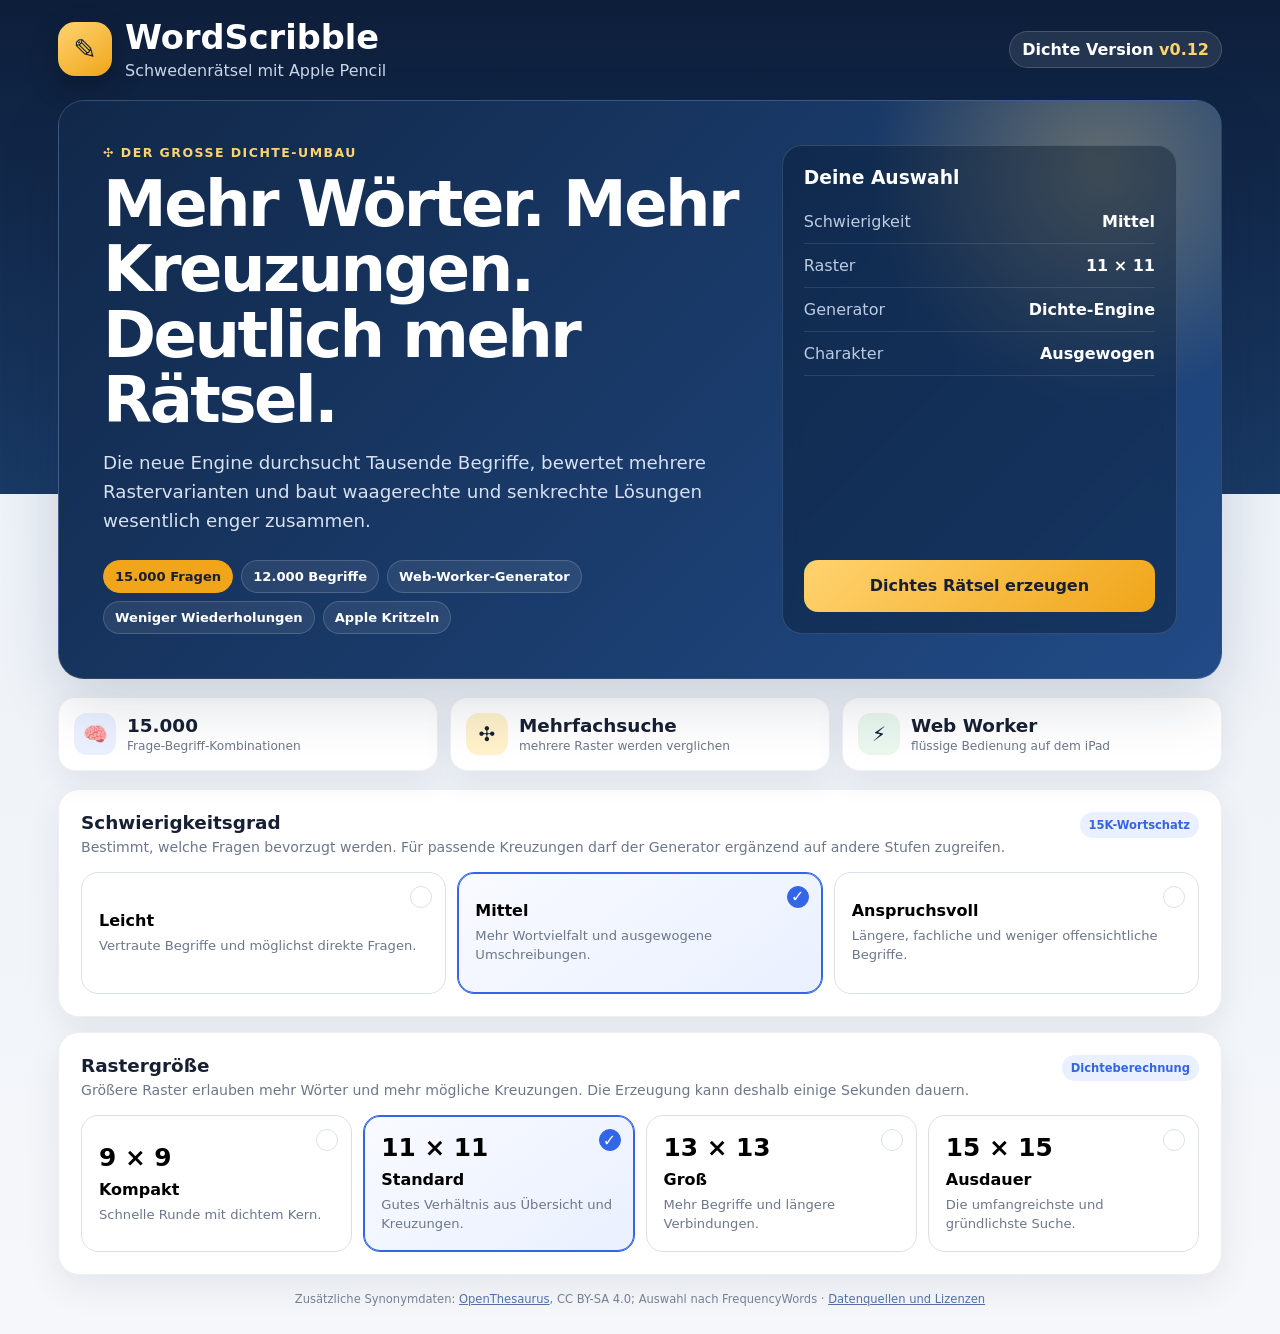
<file: index.html>
<!doctype html>
<html lang="de">
<head>
<meta charset="utf-8">
<meta name="viewport" content="width=device-width,initial-scale=1,viewport-fit=cover">
<meta http-equiv="Cache-Control" content="no-store">
<meta name="theme-color" content="#10213f">
<title>WordScribble v0.12 – Dichte Schwedenrätsel</title>
<style>
:root{--navy:#10213f;--navy2:#1d4178;--ink:#172033;--muted:#6d778a;--blue:#3265e8;--soft:#eaf0ff;--gold:#f0a51a;--gold2:#ffd36f;--line:#dae1ec;--shadow:0 22px 60px rgba(18,34,65,.16)}*{box-sizing:border-box}html,body{margin:0;min-height:100%;font-family:system-ui,-apple-system,BlinkMacSystemFont,"Segoe UI",sans-serif;color:var(--ink);background:linear-gradient(180deg,#0d1e3a 0,#193964 37%,#edf2f8 37%,#f5f7fa 100%)}button{font:inherit}.shell{width:min(1200px,100%);margin:auto;padding:max(18px,env(safe-area-inset-top)) max(18px,env(safe-area-inset-right)) max(28px,env(safe-area-inset-bottom)) max(18px,env(safe-area-inset-left))}.top{display:flex;align-items:center;justify-content:space-between;gap:16px;margin-bottom:20px;color:#fff}.brand{display:flex;align-items:center;gap:13px}.logo{width:54px;height:54px;display:grid;place-items:center;border-radius:17px;background:linear-gradient(145deg,var(--gold2),var(--gold));color:var(--ink);font-size:28px;box-shadow:0 12px 30px rgba(0,0,0,.22)}h1{margin:0;font-size:clamp(1.5rem,3vw,2.1rem)}.brand p{margin:4px 0 0;color:#cad6e9}.version{padding:8px 12px;border:1px solid rgba(255,255,255,.17);border-radius:999px;background:rgba(255,255,255,.09);font-weight:850}.version b{color:var(--gold2)}.hero{position:relative;overflow:hidden;display:grid;grid-template-columns:minmax(0,1.25fr) minmax(300px,.75fr);gap:20px;padding:clamp(24px,4vw,44px);border:1px solid rgba(255,255,255,.13);border-radius:26px;background:linear-gradient(135deg,#112849,#214b87);color:#fff;box-shadow:var(--shadow)}.hero:after{content:"";position:absolute;right:-120px;top:-170px;width:480px;height:480px;border-radius:50%;background:radial-gradient(circle,rgba(255,211,111,.32),transparent 68%)}.hero-main,.summary{position:relative;z-index:1}.eyebrow{color:var(--gold2);font-size:.78rem;font-weight:900;letter-spacing:.12em;text-transform:uppercase}.hero h2{max-width:780px;margin:12px 0 15px;font-size:clamp(2.05rem,5.2vw,4rem);line-height:1.02;letter-spacing:-.04em}.hero p{margin:0;color:#d7e1f1;font-size:clamp(1rem,2vw,1.14rem);line-height:1.6}.chips{display:flex;flex-wrap:wrap;gap:8px;margin-top:24px}.chip{padding:8px 11px;border:1px solid rgba(255,255,255,.16);border-radius:999px;background:rgba(255,255,255,.08);font-size:.82rem;font-weight:760}.chip.gold{background:var(--gold);border-color:var(--gold);color:var(--ink)}.summary{display:flex;flex-direction:column;justify-content:space-between;padding:21px;border:1px solid rgba(255,255,255,.14);border-radius:20px;background:rgba(7,23,47,.4);backdrop-filter:blur(10px)}.summary h3{margin:0 0 12px}.row{display:flex;justify-content:space-between;gap:12px;padding:12px 0;border-bottom:1px solid rgba(255,255,255,.11)}.row span{color:#bdcbe0}.row strong{text-align:right}.start,.continue{width:100%;min-height:52px;border-radius:14px;padding:13px 17px;font-weight:900;cursor:pointer}.start{border:0;background:linear-gradient(135deg,var(--gold2),var(--gold));color:var(--ink)}.continue{display:none;margin-top:9px;border:1px solid rgba(255,255,255,.2);background:rgba(255,255,255,.08);color:#fff}.stats{display:grid;grid-template-columns:repeat(3,minmax(0,1fr));gap:12px;margin:18px 0}.stat{display:flex;align-items:center;gap:11px;padding:15px;border:1px solid rgba(32,49,78,.08);border-radius:17px;background:#fff;box-shadow:0 10px 30px rgba(25,40,70,.08)}.icon{width:42px;height:42px;display:grid;place-items:center;border-radius:13px;background:var(--soft);font-size:20px}.stat:nth-child(2) .icon{background:#fff1ca}.stat:nth-child(3) .icon{background:#e9f7ef}.stat strong{display:block;font-size:1.15rem}.stat span{display:block;margin-top:3px;color:var(--muted);font-size:.76rem}.panel{margin-top:15px;padding:22px;border:1px solid rgba(32,49,78,.08);border-radius:21px;background:#fff;box-shadow:0 12px 34px rgba(25,40,70,.08)}.panel-head{display:flex;justify-content:space-between;gap:14px;margin-bottom:15px}.panel h3{margin:0;font-size:1.15rem}.panel p{margin:4px 0 0;color:var(--muted);font-size:.88rem;line-height:1.45}.new{align-self:flex-start;padding:6px 9px;border-radius:999px;background:var(--soft);color:var(--blue);font-size:.72rem;font-weight:900}.options{display:grid;gap:11px}.three{grid-template-columns:repeat(3,minmax(0,1fr))}.four{grid-template-columns:repeat(4,minmax(0,1fr))}.option{position:relative;min-height:122px;padding:17px;border:1px solid var(--line);border-radius:17px;background:#fff;text-align:left;cursor:pointer}.option.active{border-color:var(--blue);background:linear-gradient(145deg,#f8faff,var(--soft));box-shadow:inset 0 0 0 1px var(--blue)}.mark{position:absolute;right:13px;top:13px;width:22px;height:22px;display:grid;place-items:center;border:1px solid var(--line);border-radius:50%;color:transparent}.option.active .mark{background:var(--blue);border-color:var(--blue);color:#fff}.name{display:block;margin-bottom:7px;font-weight:900}.meta{display:block;color:var(--muted);font-size:.82rem;line-height:1.42}.size{margin-bottom:8px;font-size:1.55rem;font-weight:900}.foot{margin:17px 2px 0;text-align:center;color:#758095;font-size:.72rem}.foot a{color:#526fa9}@media(max-width:850px){.hero{grid-template-columns:1fr}.stats{grid-template-columns:1fr 1fr}.stat:first-child{grid-column:1/-1}.four{grid-template-columns:repeat(2,1fr)}}@media(max-width:620px){html,body{background:linear-gradient(180deg,#10213f 0,#193964 27%,#edf2f7 27%)}.shell{padding-left:10px;padding-right:10px}.top{align-items:flex-start;flex-direction:column}.version{align-self:flex-end;margin-top:-52px}.hero{padding:22px 17px;border-radius:21px}.three,.four,.stats{grid-template-columns:1fr}.stat:first-child{grid-column:auto}.option{min-height:auto}.panel{padding:17px}}
</style>
</head>
<body>
<div class="shell">
 <div class="top"><div class="brand"><div class="logo">✎</div><div><h1>WordScribble</h1><p>Schwedenrätsel mit Apple Pencil</p></div></div><div class="version">Dichte Version <b>v0.12</b></div></div>
 <section class="hero">
  <div class="hero-main"><div class="eyebrow">✣ Der große Dichte-Umbau</div><h2>Mehr Wörter. Mehr Kreuzungen. Deutlich mehr Rätsel.</h2><p>Die neue Engine durchsucht Tausende Begriffe, bewertet mehrere Rastervarianten und baut waagerechte und senkrechte Lösungen wesentlich enger zusammen.</p><div class="chips"><span class="chip gold" id="heroCombinations">15.000 Fragen</span><span class="chip" id="heroUnique">über 10.000 Begriffe</span><span class="chip">Web-Worker-Generator</span><span class="chip">Weniger Wiederholungen</span><span class="chip">Apple Kritzeln</span></div></div>
  <aside class="summary"><div><h3>Deine Auswahl</h3><div class="row"><span>Schwierigkeit</span><strong id="sumDifficulty">Mittel</strong></div><div class="row"><span>Raster</span><strong id="sumSize">11 × 11</strong></div><div class="row"><span>Generator</span><strong>Dichte-Engine</strong></div><div class="row"><span>Charakter</span><strong id="sumCharacter">Ausgewogen</strong></div></div><div><button class="start" id="startBtn">Dichtes Rätsel erzeugen</button><button class="continue" id="continueBtn">Gespeichertes Rätsel fortsetzen</button></div></aside>
 </section>
 <section class="stats"><div class="stat"><div class="icon">🧠</div><div><strong id="statCombinations">15.000</strong><span>Frage-Begriff-Kombinationen</span></div></div><div class="stat"><div class="icon">✣</div><div><strong>Mehrfachsuche</strong><span>mehrere Raster werden verglichen</span></div></div><div class="stat"><div class="icon">⚡</div><div><strong>Web Worker</strong><span>flüssige Bedienung auf dem iPad</span></div></div></section>
 <section class="panel"><div class="panel-head"><div><h3>Schwierigkeitsgrad</h3><p>Bestimmt, welche Fragen bevorzugt werden. Für passende Kreuzungen darf der Generator ergänzend auf andere Stufen zugreifen.</p></div><span class="new">15K-Wortschatz</span></div><div class="options three">
  <button class="option" data-difficulty="easy"><span class="mark">✓</span><span class="name">Leicht</span><span class="meta">Vertraute Begriffe und möglichst direkte Fragen.</span></button>
  <button class="option active" data-difficulty="medium"><span class="mark">✓</span><span class="name">Mittel</span><span class="meta">Mehr Wortvielfalt und ausgewogene Umschreibungen.</span></button>
  <button class="option" data-difficulty="hard"><span class="mark">✓</span><span class="name">Anspruchsvoll</span><span class="meta">Längere, fachliche und weniger offensichtliche Begriffe.</span></button>
 </div></section>
 <section class="panel"><div class="panel-head"><div><h3>Rastergröße</h3><p>Größere Raster erlauben mehr Wörter und mehr mögliche Kreuzungen. Die Erzeugung kann deshalb einige Sekunden dauern.</p></div><span class="new">Dichteberechnung</span></div><div class="options four">
  <button class="option" data-size="9"><span class="mark">✓</span><div class="size">9 × 9</div><span class="name">Kompakt</span><span class="meta">Schnelle Runde mit dichtem Kern.</span></button>
  <button class="option active" data-size="11"><span class="mark">✓</span><div class="size">11 × 11</div><span class="name">Standard</span><span class="meta">Gutes Verhältnis aus Übersicht und Kreuzungen.</span></button>
  <button class="option" data-size="13"><span class="mark">✓</span><div class="size">13 × 13</div><span class="name">Groß</span><span class="meta">Mehr Begriffe und längere Verbindungen.</span></button>
  <button class="option" data-size="15"><span class="mark">✓</span><div class="size">15 × 15</div><span class="name">Ausdauer</span><span class="meta">Die umfangreichste und gründlichste Suche.</span></button>
 </div></section>
 <div class="foot">Zusätzliche Synonymdaten: <a href="https://www.openthesaurus.de/">OpenThesaurus</a>, CC BY-SA 4.0; Auswahl nach FrequencyWords · <a href="./DATA_SOURCES.md">Datenquellen und Lizenzen</a></div>
</div>
<script>
(()=>{const labels={easy:{name:'Leicht',character:'Direkt und vertraut'},medium:{name:'Mittel',character:'Ausgewogen'},hard:{name:'Anspruchsvoll',character:'Knifflig und vielfältig'}};let config={difficulty:'medium',size:11};try{const saved=JSON.parse(localStorage.getItem('wordscribble-dashboard-v2'));if(saved&&labels[saved.difficulty]&&[9,11,13,15].includes(saved.size))config=saved}catch{}const continueBtn=document.getElementById('continueBtn');const stateKey=()=>`wordscribble-v012-${config.difficulty}-${config.size}`;function refresh(){document.querySelectorAll('[data-difficulty]').forEach(b=>b.classList.toggle('active',b.dataset.difficulty===config.difficulty));document.querySelectorAll('[data-size]').forEach(b=>b.classList.toggle('active',Number(b.dataset.size)===config.size));document.getElementById('sumDifficulty').textContent=labels[config.difficulty].name;document.getElementById('sumSize').textContent=`${config.size} × ${config.size}`;document.getElementById('sumCharacter').textContent=labels[config.difficulty].character;continueBtn.style.display=localStorage.getItem(stateKey())?'block':'none';localStorage.setItem('wordscribble-dashboard-v2',JSON.stringify(config))}document.querySelectorAll('[data-difficulty]').forEach(b=>b.onclick=()=>{config.difficulty=b.dataset.difficulty;refresh()});document.querySelectorAll('[data-size]').forEach(b=>b.onclick=()=>{config.size=Number(b.dataset.size);refresh()});function openGame(isNew){location.href=`./play.html?difficulty=${config.difficulty}&size=${config.size}&new=${isNew?1:0}`}document.getElementById('startBtn').onclick=()=>openGame(true);continueBtn.onclick=()=>openGame(false);fetch('./wordlist-stats.json?v=1201',{cache:'no-store'}).then(r=>r.ok?r.json():null).then(stats=>{if(!stats)return;const combinations=Number(stats.combinations||stats.total||15000);const unique=Number(stats.unique_words||0);document.getElementById('statCombinations').textContent=combinations.toLocaleString('de-DE');document.getElementById('heroCombinations').textContent=`${combinations.toLocaleString('de-DE')} Fragen`;if(unique)document.getElementById('heroUnique').textContent=`${unique.toLocaleString('de-DE')} Begriffe`}).catch(()=>{});refresh()})();
</script>
</body>
</html>
</file>
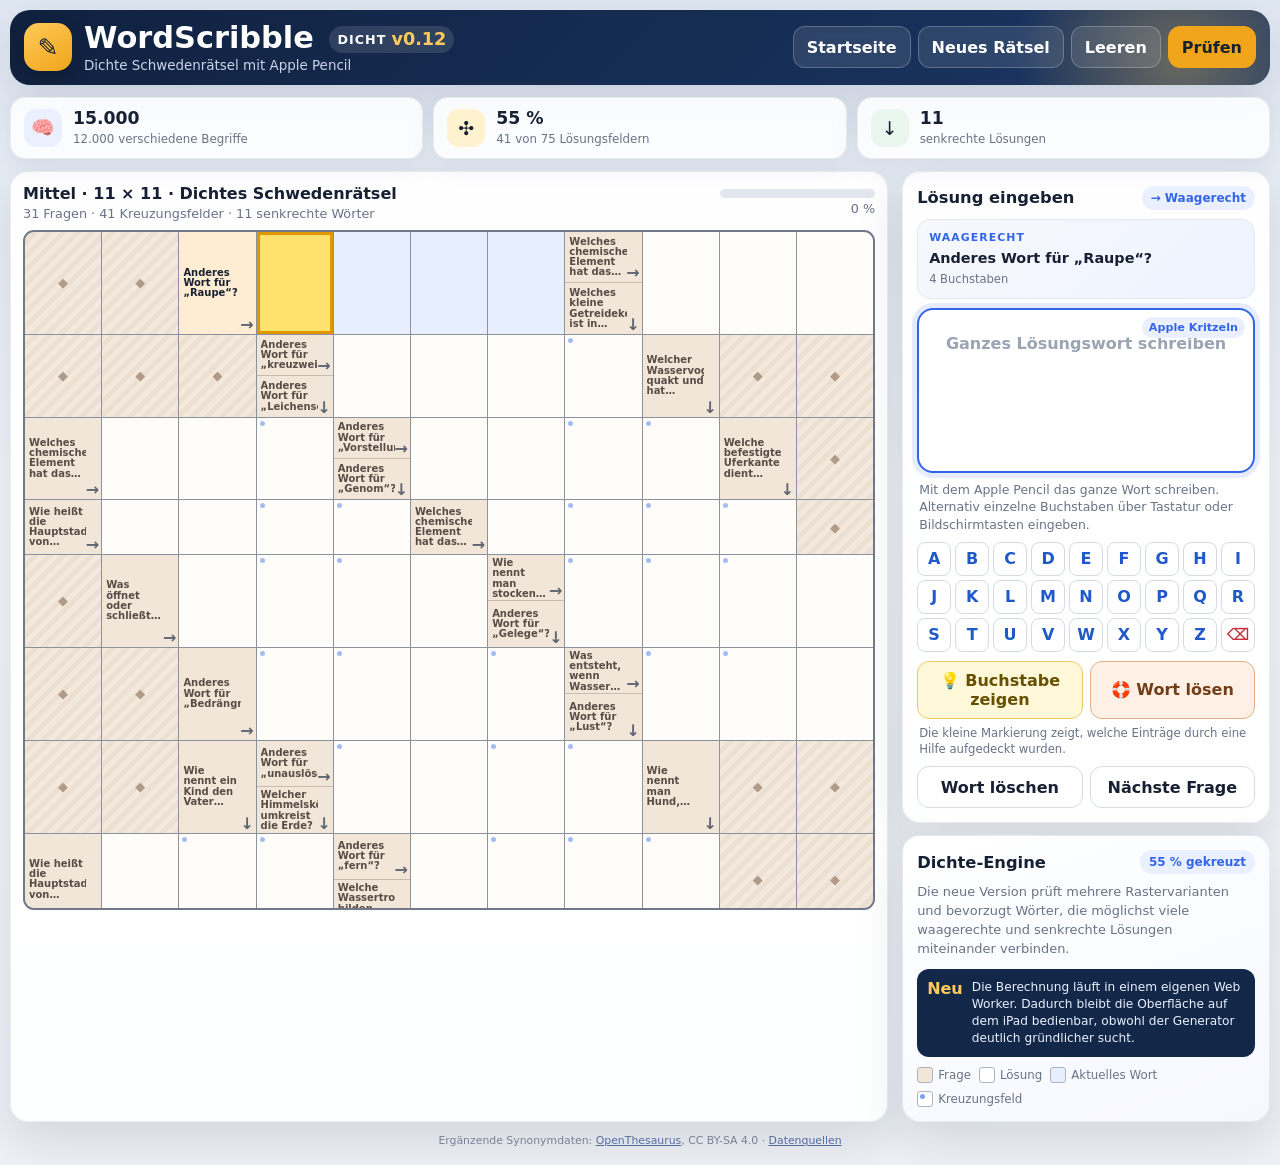
<file: play.html>
<!doctype html>
<html lang="de">
<head>
<meta charset="utf-8">
<meta name="viewport" content="width=device-width,initial-scale=1,viewport-fit=cover,user-scalable=no">
<meta http-equiv="Cache-Control" content="no-store">
<meta name="theme-color" content="#10213f">
<title>WordScribble v0.12 – Dichtes Schwedenrätsel</title>
<link rel="stylesheet" href="./play-v12.css?v=1201">
</head>
<body>
<div class="app">
<header>
 <div class="brand"><div class="logo">✎</div><div><h1>WordScribble <span class="version">v0.12</span></h1><div class="sub">Dichte Schwedenrätsel mit Apple Pencil</div></div></div>
 <div class="toolbar"><button class="btn" id="homeBtn">Startseite</button><button class="btn" id="newBtn">Neues Rätsel</button><button class="btn" id="clearBtn">Leeren</button><button class="btn primary" id="checkBtn">Prüfen</button></div>
</header>

<section class="metrics" aria-label="Rätselkennzahlen">
 <div class="metric"><div class="metric-icon">🧠</div><div><strong id="bankMetric">15.000</strong><span id="bankMetricSub">Frage-Begriff-Kombinationen</span></div></div>
 <div class="metric"><div class="metric-icon">✣</div><div><strong id="crossMetric">–</strong><span id="crossMetricSub">Kreuzungsdichte wird berechnet</span></div></div>
 <div class="metric"><div class="metric-icon">↓</div><div><strong id="verticalMetric">–</strong><span id="verticalMetricSub">senkrechte Lösungen</span></div></div>
</section>

<main class="layout">
 <section class="card puzzle-card">
  <div class="puzzle-head"><div><strong id="title">Dichtes Rätsel wird erzeugt …</strong><div class="status" id="status">Wortlisten werden geladen.</div></div><div class="progress-wrap"><div class="progress"><span id="progressBar"></span></div><div class="status" id="progressText">0 %</div></div></div>
  <div class="grid-scroll">
   <div class="grid" id="grid" aria-label="Schwedenrätsel"></div>
   <div class="build-overlay visible" id="buildOverlay">
    <div class="build-box"><div class="build-mark">✣</div><h2 id="buildStage">Wortschatz wird geladen</h2><p id="buildDetail">Die Dichte-Engine sucht passende Kreuzungen.</p><div class="build-progress"><span id="buildBar"></span></div><div class="build-percent" id="buildPercent">0 %</div></div>
   </div>
  </div>
 </section>
 <aside class="side">
  <section class="card input-card">
   <div class="section-title"><h2>Lösung eingeben</h2><span class="badge" id="directionBadge">→ Waagerecht</span></div>
   <div class="current" id="currentClue">Wähle im Raster ein Frage- oder Buchstabenfeld.</div>
   <div class="scribble"><span class="recognition-state" id="recognitionState">Apple Kritzeln</span><textarea id="wordInput" rows="1" inputmode="text" autocomplete="off" autocorrect="off" autocapitalize="characters" spellcheck="false" placeholder="Ganzes Lösungswort schreiben"></textarea></div>
   <div class="help">Mit dem Apple Pencil das ganze Wort schreiben. Alternativ einzelne Buchstaben über Tastatur oder Bildschirmtasten eingeben.</div>
   <div class="keyboard" id="keyboard"></div>
   <div class="hint-actions"><button class="btn" id="hintLetter">💡 Buchstabe zeigen</button><button class="btn" id="hintWord">🛟 Wort lösen</button></div>
   <div class="hint-note">Die kleine Markierung zeigt, welche Einträge durch eine Hilfe aufgedeckt wurden.</div>
   <div class="actions"><button class="btn" id="eraseWord">Wort löschen</button><button class="btn" id="nextWord">Nächste Frage</button></div>
  </section>
  <section class="card info-card">
   <div class="section-title"><h2>Dichte-Engine</h2><span class="badge" id="densityBadge">Kreuzungen</span></div>
   <p>Die neue Version prüft mehrere Rastervarianten und bevorzugt Wörter, die möglichst viele waagerechte und senkrechte Lösungen miteinander verbinden.</p>
   <div class="engine-note"><b>Neu</b><span>Die Berechnung läuft in einem eigenen Web Worker. Dadurch bleibt die Oberfläche auf dem iPad bedienbar, obwohl der Generator deutlich gründlicher sucht.</span></div>
   <div id="resultBanner" class="result-banner" hidden></div>
   <div class="legend"><span><i class="swatch clue"></i>Frage</span><span><i class="swatch"></i>Lösung</span><span><i class="swatch word"></i>Aktuelles Wort</span><span><i class="swatch cross"></i>Kreuzungsfeld</span></div>
  </section>
 </aside>
</main>
<div class="source-note">Ergänzende Synonymdaten: <a href="https://www.openthesaurus.de/">OpenThesaurus</a>, CC BY-SA 4.0 · <a href="./DATA_SOURCES.md">Datenquellen</a></div>
</div>
<div class="toast" id="toast"></div>
<div class="modal" id="winModal"><div class="modal-box"><h2>Alles richtig 🎉</h2><p>Das dichte Schwedenrätsel ist vollständig und fehlerfrei gelöst.</p><div class="modal-actions"><button class="btn" id="closeWin">Schließen</button><button class="btn primary" id="newAfterWin">Neues Rätsel</button></div></div></div>
<script src="./play-v12.js?v=1201"></script>
</body>
</html>
</file>
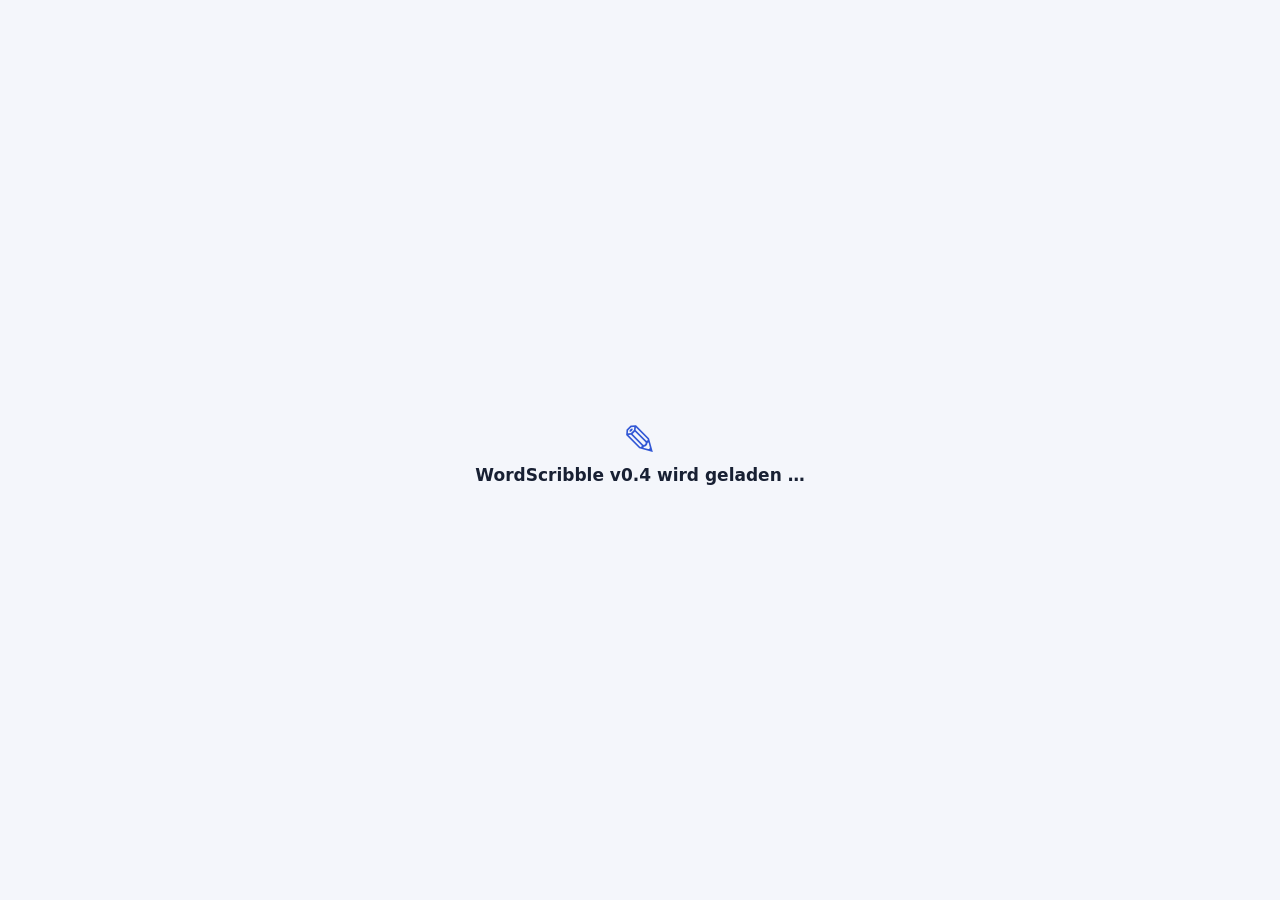
<file: v4.html>
<!doctype html>
<html lang="de">
<head>
<meta charset="utf-8">
<meta name="viewport" content="width=device-width,initial-scale=1,viewport-fit=cover">
<meta http-equiv="Cache-Control" content="no-cache, no-store, must-revalidate">
<title>WordScribble v0.4</title>
<style>body{margin:0;display:grid;place-items:center;min-height:100vh;background:#f4f6fb;color:#182033;font:600 17px system-ui,-apple-system,sans-serif}.load{text-align:center;padding:28px}.mark{font-size:42px;color:#3157d5}</style>
</head>
<body><div class="load"><div class="mark">✎</div>WordScribble v0.4 wird geladen …</div>
<script>
(async()=>{
  const base='https://cdn.jsdelivr.net/gh/Christian1Binder/wordscribble@774488ef057828c293f9b9c94cdebf7b1d909634/index.html';
  const response=await fetch(base,{cache:'no-store'});
  if(!response.ok) throw new Error('Basis-App nicht erreichbar: '+response.status);
  let html=await response.text();
  const patch=String.raw`
<script>
(()=>{
  'use strict';
  const start=()=>{
    const panel=document.querySelector('.entry-panel');
    const target=document.querySelector('#entryTarget');
    const canvas=document.querySelector('#canvasWrap');
    const actions=document.querySelector('.canvas-actions');
    const recognition=document.querySelector('#recognitionBox');
    const note=document.querySelector('.learn-note');
    if(!panel||!target||!canvas||!actions||!recognition){setTimeout(start,100);return;}
    if(document.querySelector('#wsScribbleInput'))return;

    const style=document.createElement('style');
    style.textContent=`
      .ws-version{font-size:.45em;color:#3157d5;margin-left:6px;vertical-align:middle}
      .ws-switch{display:grid;grid-template-columns:1fr 1fr;gap:6px;padding:5px;background:#eef1f7;border-radius:13px;margin:12px 0 10px}
      .ws-switch button{border:0;border-radius:9px;min-height:42px;background:transparent;color:#677089;font-weight:750}
      .ws-switch button.active{background:#fff;color:#3157d5;box-shadow:0 2px 9px rgba(28,39,70,.1)}
      .ws-scribble{border:2px solid #3157d5;border-radius:16px;background:#fff;min-height:220px;padding:16px;display:grid;place-items:center;overflow:hidden}
      .ws-scribble:focus-within{box-shadow:0 0 0 4px rgba(49,87,213,.14)}
      #wsScribbleInput{width:100%;height:175px;border:0;outline:0;background:transparent;text-align:center;text-transform:uppercase;font-size:clamp(64px,13vw,104px);font-weight:760;letter-spacing:.08em;color:#182033;caret-color:#3157d5;padding:8px}
      #wsScribbleInput::placeholder{font-size:clamp(17px,3vw,23px);font-weight:600;letter-spacing:0;text-transform:none;color:#a0a7b5}
      .ws-help{margin:9px 2px 4px;color:#677089;font-size:.84rem;line-height:1.4}
      .ws-help strong{color:#182033}
      .ws-hidden{display:none!important}
      .ws-status{margin-top:10px;padding:10px 12px;border-radius:11px;background:#e8edff;color:#3157d5;font-weight:700;font-size:.86rem}
    `;
    document.head.appendChild(style);

    const h1=document.querySelector('h1');
    if(h1&&!h1.querySelector('.ws-version'))h1.insertAdjacentHTML('beforeend','<span class="ws-version">v0.4</span>');

    const switcher=document.createElement('div');
    switcher.className='ws-switch';
    switcher.innerHTML='<button id="wsScribbleMode" class="active" type="button">Apple Kritzeln</button><button id="wsDrawMode" type="button">Zeichnen (alt)</button>';

    const scribble=document.createElement('div');
    scribble.id='wsScribblePanel';
    scribble.innerHTML='<div class="ws-scribble"><input id="wsScribbleInput" type="text" inputmode="text" autocomplete="off" autocorrect="off" autocapitalize="characters" spellcheck="false" maxlength="4" placeholder="Hier mit dem Apple Pencil schreiben" aria-label="Buchstabe mit Apple Pencil schreiben"></div><div class="ws-help"><strong>Apple Kritzeln:</strong> Schreibe einen einzelnen Buchstaben direkt in das große Textfeld. iPadOS wandelt ihn in Text um; WordScribble trägt ihn anschließend in das aktive Kästchen ein.</div><div class="ws-status" id="wsStatus">Kritzeln-Eingabe bereit</div>';

    target.parentElement.insertAdjacentElement('afterend',switcher);
    switcher.insertAdjacentElement('afterend',scribble);

    const oldParts=[canvas,actions,recognition,note].filter(Boolean);
    oldParts.forEach(el=>el.classList.add('ws-hidden'));

    const input=document.querySelector('#wsScribbleInput');
    const status=document.querySelector('#wsStatus');
    const scribbleBtn=document.querySelector('#wsScribbleMode');
    const drawBtn=document.querySelector('#wsDrawMode');
    let timer;

    function setMode(mode){
      const useScribble=mode==='scribble';
      scribble.classList.toggle('ws-hidden',!useScribble);
      oldParts.forEach(el=>el.classList.toggle('ws-hidden',useScribble));
      scribbleBtn.classList.toggle('active',useScribble);
      drawBtn.classList.toggle('active',!useScribble);
      localStorage.setItem('wordscribble-mode-v4',useScribble?'scribble':'draw');
      if(useScribble)setTimeout(()=>input.focus({preventScroll:true}),70);
    }

    function submit(){
      const letters=input.value.normalize('NFD').replace(/[\u0300-\u036f]/g,'').toUpperCase().match(/[A-Z]/g);
      if(!letters?.length)return;
      clearTimeout(timer);
      timer=setTimeout(()=>{
        const letter=letters[letters.length-1];
        input.value='';
        status.textContent='Erkannt: '+letter;
        window.dispatchEvent(new KeyboardEvent('keydown',{key:letter,bubbles:true,cancelable:true}));
        document.dispatchEvent(new KeyboardEvent('keydown',{key:letter,bubbles:true,cancelable:true}));
        setTimeout(()=>{status.textContent='Kritzeln-Eingabe bereit';input.focus({preventScroll:true});},350);
      },100);
    }

    input.addEventListener('input',submit);
    input.addEventListener('compositionend',submit);
    input.addEventListener('pointerdown',e=>{status.textContent=e.pointerType==='pen'?'Apple Pencil erkannt – jetzt schreiben':'Texteingabe aktiv';});
    scribbleBtn.onclick=()=>setMode('scribble');
    drawBtn.onclick=()=>setMode('draw');
    setMode(localStorage.getItem('wordscribble-mode-v4')||'scribble');
  };
  if(document.readyState==='loading')document.addEventListener('DOMContentLoaded',start);else start();
})();
<\/script>`;
  html=html.replace('</body>',patch+'</body>');
  document.open();document.write(html);document.close();
})().catch(error=>{document.body.innerHTML='<div class="load"><div class="mark">!</div>WordScribble konnte nicht geladen werden.<br><small>'+String(error.message||error)+'</small></div>';});
</script>
</body>
</html>
</file>
<file: play-v12.css>
:root{
 --bg:#eef2f7;--paper:#fffdfa;--ink:#172033;--muted:#687386;--navy:#10213f;--navy2:#1b3765;
 --accent:#f0a51a;--accent2:#ffca5a;--blue:#3265e8;--blue-soft:#eaf0ff;--line:#aeb6c3;
 --clue:#f2e6d8;--clue-active:#ffd8a0;--word:#e7efff;--select:#ffe26d;--good:#19764d;--bad:#c92b37;
 --shadow:0 18px 46px rgba(24,38,69,.13);--radius:18px;
}
*{box-sizing:border-box}
html,body{margin:0;min-height:100%;font-family:system-ui,-apple-system,BlinkMacSystemFont,"Segoe UI",sans-serif;background:linear-gradient(180deg,#dfe7f2 0,#f3f5f8 42%,#eef1f5 100%);color:var(--ink);overscroll-behavior:none}
button,textarea{font:inherit}
button{touch-action:manipulation}
.app{width:min(1580px,100%);margin:auto;padding:max(10px,env(safe-area-inset-top)) max(10px,env(safe-area-inset-right)) max(18px,env(safe-area-inset-bottom)) max(10px,env(safe-area-inset-left))}

header{position:relative;overflow:hidden;display:flex;align-items:center;justify-content:space-between;gap:16px;margin-bottom:12px;padding:12px 14px;border-radius:20px;background:linear-gradient(135deg,var(--navy),var(--navy2));color:#fff;box-shadow:var(--shadow)}
header::after{content:"";position:absolute;right:-80px;top:-120px;width:340px;height:340px;border-radius:50%;background:radial-gradient(circle,rgba(255,202,90,.34),rgba(255,202,90,0) 68%);pointer-events:none}
.brand{position:relative;z-index:1;display:flex;align-items:center;gap:12px}.logo{width:48px;height:48px;display:grid;place-items:center;border-radius:15px;background:linear-gradient(145deg,var(--accent2),var(--accent));color:#172033;font-size:25px;font-weight:900;box-shadow:0 8px 20px rgba(0,0,0,.2)}
h1{margin:0;font-size:clamp(1.25rem,2.7vw,1.9rem);line-height:1.05}.sub{margin-top:4px;color:#cbd6ea;font-size:.84rem}.version{display:inline-flex;align-items:center;gap:5px;margin-left:5px;padding:4px 8px;border-radius:999px;background:rgba(255,255,255,.12);color:var(--accent2);font-size:.58em;vertical-align:middle}.version::before{content:"DICHT";font-size:.72em;letter-spacing:.08em;color:#fff}
.toolbar{position:relative;z-index:1;display:flex;flex-wrap:wrap;justify-content:flex-end;gap:7px}.btn{border:1px solid #d6dce7;background:#fff;color:var(--ink);border-radius:12px;min-height:42px;padding:9px 13px;font-weight:800;cursor:pointer}.toolbar .btn{border-color:rgba(255,255,255,.23);background:rgba(255,255,255,.1);color:#fff;backdrop-filter:blur(8px)}.toolbar .btn:hover{background:rgba(255,255,255,.17)}.toolbar .btn.primary{background:var(--accent);border-color:var(--accent);color:#172033}.btn:focus-visible{outline:3px solid rgba(240,165,26,.35);outline-offset:2px}

.metrics{display:grid;grid-template-columns:repeat(3,minmax(0,1fr));gap:10px;margin-bottom:12px}.metric{display:flex;align-items:center;gap:11px;padding:11px 13px;border:1px solid rgba(23,32,51,.07);border-radius:15px;background:rgba(255,255,255,.86);box-shadow:0 8px 24px rgba(35,49,80,.08);backdrop-filter:blur(8px)}.metric-icon{width:38px;height:38px;display:grid;place-items:center;border-radius:12px;background:var(--blue-soft);font-size:19px}.metric:nth-child(2) .metric-icon{background:#fff2cf}.metric:nth-child(3) .metric-icon{background:#e9f7ef}.metric strong{display:block;font-size:1.08rem;line-height:1}.metric span{display:block;margin-top:4px;color:var(--muted);font-size:.74rem}

.layout{display:grid;grid-template-columns:minmax(540px,1.48fr) minmax(325px,.62fr);gap:14px}.card{background:rgba(255,255,255,.94);border:1px solid rgba(42,55,82,.09);border-radius:var(--radius);box-shadow:var(--shadow)}.puzzle-card{padding:12px;min-width:0}.puzzle-head{display:flex;align-items:center;justify-content:space-between;gap:12px;margin-bottom:9px}.puzzle-head strong{font-size:1rem}.status{margin-top:3px;font-size:.8rem;color:var(--muted)}.progress-wrap{text-align:right}.progress{width:155px;height:9px;border-radius:99px;background:#e2e7ef;overflow:hidden}.progress span{display:block;height:100%;width:0;background:linear-gradient(90deg,var(--blue),#70a2ff);transition:.2s}
.grid-scroll{position:relative;overflow:auto;border:2px solid #707987;background:#8b929d;border-radius:11px;max-height:calc(100vh - 220px);-webkit-overflow-scrolling:touch;box-shadow:inset 0 0 0 1px rgba(255,255,255,.25)}
.grid{--n:11;display:grid;grid-template-columns:repeat(var(--n),minmax(42px,1fr));gap:1px;background:#8b929d;min-width:calc(var(--n)*42px);width:100%;aspect-ratio:1}.cell{position:relative;min-width:0;min-height:0;border:0;padding:0;background:#fff;color:var(--ink);user-select:none}.letter-cell{display:grid;place-items:center;font-size:clamp(18px,2.55vw,31px);font-weight:820;cursor:pointer;background:var(--paper)}.letter-cell.crossing-cell::before{content:"";position:absolute;left:3px;top:3px;width:5px;height:5px;border-radius:50%;background:#7ca0ed;opacity:.7}.letter-cell.word{background:var(--word)}.letter-cell.selected{background:var(--select);box-shadow:inset 0 0 0 3px #df9700;z-index:2}.letter-cell.bad{color:var(--bad);background:#ffe8eb;box-shadow:inset 0 0 0 2px rgba(201,43,55,.28)}.letter-cell.good{color:var(--good)}
.clue-cell{background:var(--clue);display:flex;flex-direction:column;overflow:hidden}.clue-cell.active{background:var(--clue-active)}.clue-item{position:relative;flex:1;min-height:0;border:0;background:transparent;color:#574d46;padding:3px 15px 3px 4px;text-align:left;font-size:clamp(7px,.78vw,11px);line-height:1.03;font-weight:760;overflow:hidden;cursor:pointer}.clue-text{display:-webkit-box;-webkit-line-clamp:4;-webkit-box-orient:vertical;overflow:hidden}.clue-item+.clue-item{border-top:1px solid rgba(93,76,65,.28)}.arrow{position:absolute;right:2px;bottom:1px;font-size:clamp(12px,1.25vw,18px);line-height:1;color:#5e6570}.clue-item.active{background:rgba(255,255,255,.54);color:#172033}.empty-clue{display:grid;place-items:center;height:100%;color:#b09b88;font-size:13px;background:repeating-linear-gradient(135deg,rgba(255,255,255,.1) 0 5px,rgba(96,77,63,.04) 5px 10px)}

.side{display:grid;gap:12px;align-content:start}.input-card,.info-card{padding:14px}.section-title{display:flex;align-items:center;justify-content:space-between;gap:8px;margin-bottom:9px}.section-title h2{font-size:1.02rem;margin:0}.badge{padding:5px 9px;border-radius:99px;background:var(--blue-soft);color:var(--blue);font-size:.75rem;font-weight:850}.current{display:grid;gap:4px;background:linear-gradient(135deg,#f6f8fc,#eef3ff);border:1px solid #e2e8f4;border-radius:13px;padding:11px;min-height:78px;line-height:1.3;margin-bottom:9px}.current-label{color:var(--blue);font-size:.68rem;font-weight:900;letter-spacing:.1em;text-transform:uppercase}.current strong{font-size:.9rem}.current small{color:var(--muted);font-size:.72rem}.scribble{position:relative;border:2px solid var(--blue);border-radius:16px;background:#fff;min-height:165px;padding:12px}.scribble:focus-within{box-shadow:0 0 0 5px rgba(50,101,232,.12)}#wordInput{display:block;width:100%;height:130px;border:0;outline:0;resize:none;text-align:center;text-transform:uppercase;font-weight:850;font-size:clamp(38px,6.5vw,70px);letter-spacing:.04em;color:var(--ink);background:transparent;caret-color:transparent;padding:12px 4px}#wordInput::placeholder{font-size:16px;font-weight:680;letter-spacing:0;text-transform:none;color:#9aa4b3}.recognition-state{position:absolute;right:8px;top:7px;background:var(--blue-soft);color:var(--blue);border-radius:99px;padding:4px 7px;font-size:.7rem;font-weight:850}.help{color:var(--muted);font-size:.78rem;line-height:1.42;margin:8px 2px}.keyboard{display:grid;grid-template-columns:repeat(9,1fr);gap:4px}.key{border:1px solid #d4dae5;background:#fff;border-radius:8px;min-height:34px;padding:0;font-weight:800;color:#2059c9;cursor:pointer}.key:active{background:var(--blue-soft)}.key.delete{color:var(--bad)}.hint-actions,.actions{display:grid;grid-template-columns:1fr 1fr;gap:7px;margin-top:9px}.hint-actions .btn:first-child{background:#fff8d8;border-color:#e9cc68;color:#665000}.hint-actions .btn:last-child{background:#fff0e5;border-color:#e4ad86;color:#743d18}.hint-note{margin:7px 2px 0;color:var(--muted);font-size:.73rem;line-height:1.35}.letter-cell.hint-letter,.letter-cell.hint-word{position:relative}.letter-cell.hint-letter::after,.letter-cell.hint-word::after{position:absolute;right:3px;bottom:1px;line-height:1}.letter-cell.hint-letter::after{content:'•';color:var(--blue);font-size:13px}.letter-cell.hint-word::after{content:'◆';color:#d9822b;font-size:8px;bottom:4px}
.info-card{background:linear-gradient(160deg,#fff,#f5f8ff)}.info-card p{color:var(--muted);font-size:.81rem;line-height:1.45;margin:5px 0}.engine-note{display:flex;gap:9px;margin:10px 0 0;padding:10px;border-radius:12px;background:#132849;color:#eaf1ff}.engine-note b{color:var(--accent2)}.engine-note span{font-size:.76rem;line-height:1.4}.legend{display:flex;flex-wrap:wrap;gap:8px;margin-top:10px}.legend span{display:flex;align-items:center;gap:5px;font-size:.74rem;color:var(--muted)}.swatch{width:16px;height:16px;border:1px solid #aeb4bf;border-radius:3px;background:#fff}.swatch.clue{background:var(--clue)}.swatch.word{background:var(--word)}.swatch.cross{position:relative}.swatch.cross::before{content:"";position:absolute;left:2px;top:2px;width:5px;height:5px;border-radius:50%;background:#7ca0ed}

.result-banner{margin:10px 0 4px;padding:11px 12px;border-radius:11px;font-size:.82rem;font-weight:760;line-height:1.4}.result-banner[hidden]{display:none}.result-banner.success{background:#e7f7ef;color:#11633f;border:1px solid #9bd5b7}.result-banner.error{background:#fff0f0;color:#a51f1f;border:1px solid #efb1b1}.result-banner.info{background:#f3f5f9;color:#596277;border:1px solid #dbe0e8}

.build-overlay{position:absolute;inset:0;display:grid;place-items:center;padding:20px;background:rgba(16,33,63,.84);backdrop-filter:blur(8px);opacity:0;pointer-events:none;transition:.2s;z-index:20}.build-overlay.visible{opacity:1;pointer-events:auto}.build-box{width:min(460px,92%);padding:24px;border:1px solid rgba(255,255,255,.16);border-radius:20px;background:linear-gradient(145deg,#12294e,#1d4178);color:#fff;box-shadow:0 24px 70px rgba(0,0,0,.28);text-align:center}.build-mark{width:58px;height:58px;margin:0 auto 14px;display:grid;place-items:center;border-radius:18px;background:linear-gradient(145deg,var(--accent2),var(--accent));color:#172033;font-size:28px;animation:pulse 1.4s ease-in-out infinite}.build-box h2{margin:0;font-size:1.3rem}.build-box p{margin:7px 0 16px;color:#cbd7eb;font-size:.86rem}.build-progress{height:11px;border-radius:99px;background:rgba(255,255,255,.13);overflow:hidden}.build-progress span{display:block;width:0;height:100%;background:linear-gradient(90deg,var(--accent),#ffe19a);transition:.18s}.build-percent{margin-top:7px;font-size:.78rem;color:var(--accent2);font-weight:850}@keyframes pulse{50%{transform:scale(1.07) rotate(-2deg);box-shadow:0 0 0 10px rgba(240,165,26,.09)}}
.toast{position:fixed;left:50%;bottom:max(18px,env(safe-area-inset-bottom));transform:translate(-50%,18px);opacity:0;pointer-events:none;background:#172033;color:#fff;padding:10px 14px;border-radius:11px;box-shadow:var(--shadow);transition:.2s;z-index:60;text-align:center;max-width:90%}.toast.show{opacity:1;transform:translate(-50%,0)}.modal{position:fixed;inset:0;background:rgba(12,24,45,.54);display:none;place-items:center;padding:18px;z-index:70}.modal.show{display:grid}.modal-box{width:min(480px,100%);background:#fff;border-radius:20px;padding:22px;box-shadow:var(--shadow)}.modal-box h2{margin:0 0 8px}.modal-box p{color:var(--muted);line-height:1.5}.modal-actions{display:flex;justify-content:flex-end;gap:8px}
.source-note{margin:12px 4px 0;text-align:center;color:#778194;font-size:.68rem}.source-note a{color:#526b9e}

@media(max-width:1020px){.layout{grid-template-columns:1fr}.grid-scroll{max-height:none}.side{grid-template-columns:1fr 1fr}.info-card{align-self:start}}
@media(max-width:760px){header{align-items:flex-start}.metrics{grid-template-columns:1fr 1fr}.metric:first-child{grid-column:1/-1}.side{grid-template-columns:1fr}}
@media(max-width:680px){.app{padding-left:6px;padding-right:6px}header{flex-direction:column}.toolbar{width:100%;display:grid;grid-template-columns:repeat(4,1fr)}.toolbar .btn{font-size:.76rem;padding:8px 4px}.layout{gap:9px}.puzzle-card,.input-card,.info-card{padding:8px}.grid{grid-template-columns:repeat(var(--n),minmax(35px,1fr));min-width:calc(var(--n)*35px)}.clue-item{font-size:7px;padding:2px 10px 2px 2px}.keyboard{grid-template-columns:repeat(7,1fr)}.sub{display:none}.metrics{gap:6px}.metric{padding:8px}.metric-icon{width:34px;height:34px}.build-box{padding:20px}}
</file>
